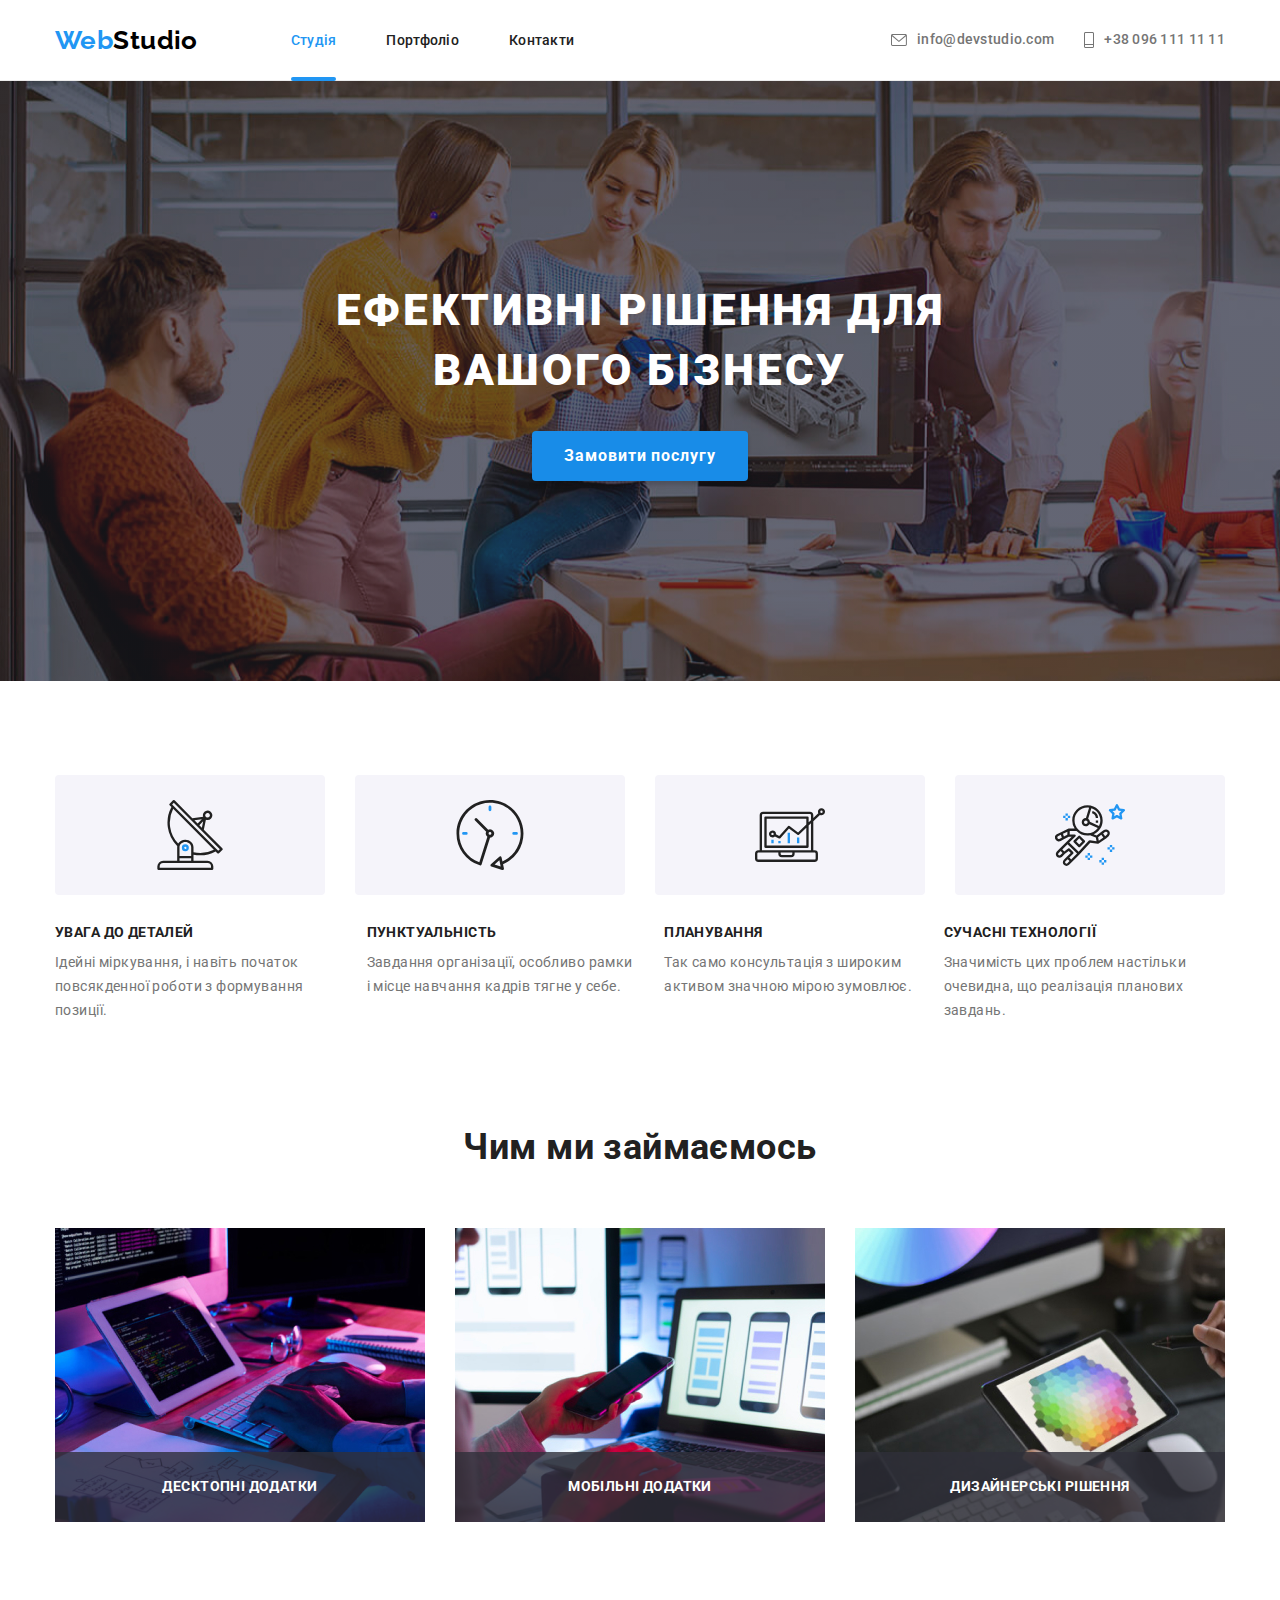
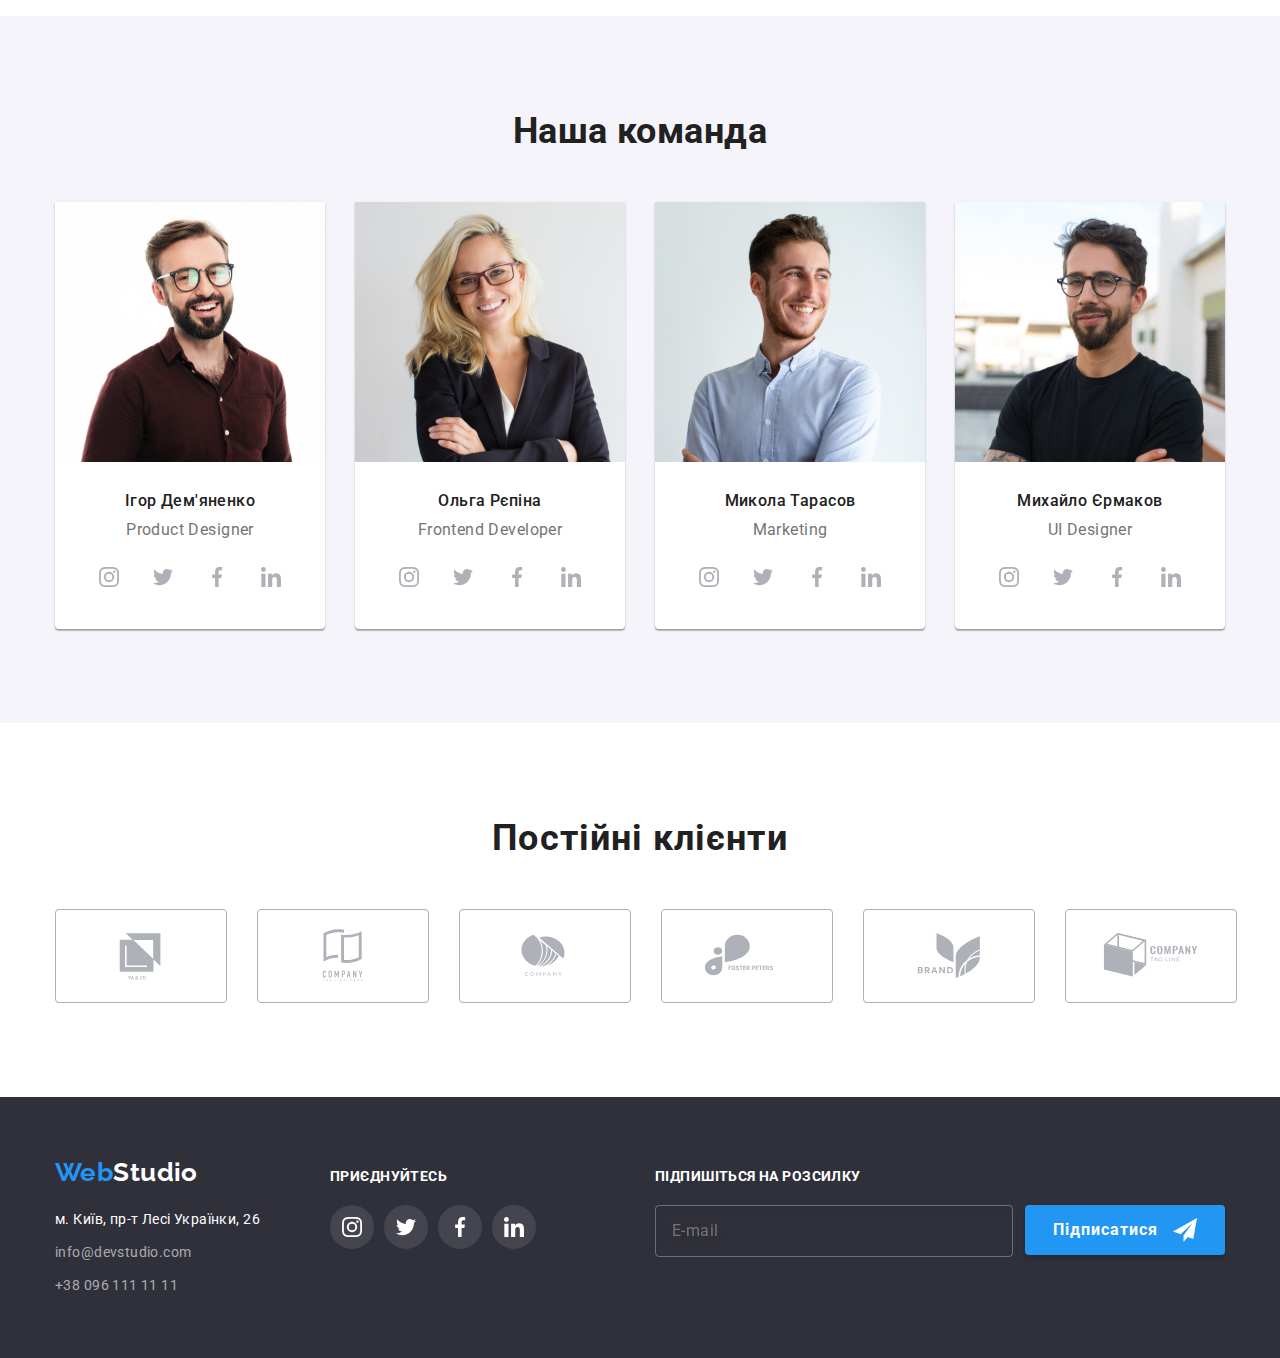
<file: index.html>
<!DOCTYPE html>
<html lang="uk">
  <head>
    <meta charset="utf-8" />
    <meta name="viewport" content="width=device-width, initial-scale=1.0" />
    <link rel="preconnect" href="https://fonts.googleapis.com" />
    <link rel="preconnect" href="https://fonts.gstatic.com" crossorigin />
    <link
      href="https://fonts.googleapis.com/css2?family=Raleway:wght@700&family=Roboto:wght@400;500;700;900&display=swap"
      rel="stylesheet"
    />
    <link
      rel="stylesheet"
      href="https://cdn.jsdelivr.net/npm/modern-normalize@1.1.0/modern-normalize.min.css"
    />
    <link rel="stylesheet" href="./css/main.min.css" />
    <title>Webstudio</title>
  </head>

  <body>
    <header class="header">
      <div class="header__div container">
        <nav class="header__navigation">
          <a class="header__logo-web" href="./index.html">Web<span>Studio</span></a>
          <ul class="header__navigation_list">
            <li class="navigation__list_item">
              <a class="navigation__list_link current" href="#">Студія</a>
            </li>
            <li class="navigation__list_item">
              <a class="navigation__list_link" href="./portfolio.html">Портфоліо</a>
            </li>
            <li class="navigation__list_item">
              <a class="navigation__list_link" href="#">Контакти</a>
            </li>
          </ul>
        </nav>

        <ul class="header__contactlist">
          <li class="header__contactlist_item">
            <a href="mailto:info@devstudio.com" class="contact-link">
              <svg class="contact-link_envelope">
                <use href="./img/sprite.svg#icon-envelope"></use></svg
              >info@devstudio.com</a
            >
          </li>

          <li class="header__contactlist_item">
            <a href="tel:+380961111111" class="contact-link">
              <svg class="contact-link_smartphone">
                <use href="./img/sprite.svg#icon-smartphone"></use></svg
              >+38 096 111 11 11</a
            >
          </li>
        </ul>
      </div>
    </header>

    <main>
      <section class="hero hero-image">
        <div class="container">
          <h1 class="solutions-main-caption">Ефективні рішення для вашого бізнесу</h1>
          <button class="modal-button" type="submit" data-modal-open>Замовити послугу</button>
        </div>
      </section>

      <section class="section">
        <div class="container">
          <h2 class="benefits-caption">Наші переваги</h2>
          <div class="ben-vect">
            <ul class="benefits-vectors">
              <li class="vector-item">
                <svg class="item">
                  <use href="./img/sprite.svg#icon-antenna"></use>
                </svg>
              </li>

              <li class="vector-item">
                <svg class="item">
                  <use href="./img/sprite.svg#icon-clock"></use>
                </svg>
              </li>

              <li class="vector-item">
                <svg class="item">
                  <use href="./img/sprite.svg#icon-diagram"></use>
                </svg>
              </li>

              <li class="vector-item">
                <svg class="item">
                  <use href="./img/sprite.svg#icon-astronaut"></use>
                </svg>
              </li>
            </ul>
          </div>

          <ul class="benefits-list">
            <li class="benefits-points">
              <h3 class="benefits">УВАГА ДО ДЕТАЛЕЙ</h3>
              <p class="benefits-description">
                Ідейні міркування, і навіть початок повсякденної роботи з формування позиції.
              </p>
            </li>

            <li class="benefits-points">
              <h3 class="benefits">ПУНКТУАЛЬНІСТЬ</h3>
              <p class="benefits-description">
                Завдання організації, особливо рамки і місце навчання кадрів тягне у себе.
              </p>
            </li>
            <li class="benefits-points">
              <h3 class="benefits">ПЛАНУВАННЯ</h3>
              <p class="benefits-description">
                Так само консультація з широким активом значною мірою зумовлює.
              </p>
            </li>
            <li class="benefits-points">
              <h3 class="benefits">СУЧАСНІ ТЕХНОЛОГІЇ</h3>
              <p class="benefits-description">
                Значимість цих проблем настільки очевидна, що реалізація планових завдань.
              </p>
            </li>
          </ul>
        </div>
      </section>

      <section class="activites section">
        <div class="container">
          <h2 class="activities-caption">Чим ми займаємось</h2>
          <ul class="activities-list">
            <li class="activities-points">
              <img src="./img/img1.jpg" alt="hands on keyboard" width="370" height="294" />
              <div class="ov-activ-parent">
                <p class="overlay-activities">Десктопні додатки</p>
              </div>
            </li>
            <li class="activities-points">
              <img src="./img/img2.jpg" alt="smartphone" width="370" height="294" />
              <div class="ov-activ-parent">
                <p class="overlay-activities">Мобільні додатки</p>
              </div>
            </li>
            <li class="activities-points">
              <img src="./img/img3.jpg" alt="tablet" width="370" height="294" />
              <div class="ov-activ-parent">
                <p class="overlay-activities">Дизайнерські рішення</p>
              </div>
            </li>
          </ul>
        </div>
      </section>

      <section class="team section">
        <div class="container">
          <h2 class="team__main-caption">Наша команда</h2>
          <ul class="team__list">
            <li class="team__list_members">
              <img src="./img/Demyanenko-1.jpg" alt="Demyanenko" width="270" height="260" />
              <div class="team__layout">
                <h3 class="team__item">Ігор Дем'яненко</h3>
                <p class="team__item_position">Product Designer</p>

                <ul class="team__social-list">
                  <li>
                    <a href="" class="social-list_link">
                      <svg class="social-list_icon" lang="en">
                        <use href="./img/sprite.svg#icon-instagram"></use>
                      </svg>
                    </a>
                  </li>

                  <li>
                    <a href="" class="social-list_link">
                      <svg class="social-list_icon" lang="en">
                        <use href="./img/sprite.svg#icon-twitter"></use>
                      </svg>
                    </a>
                  </li>

                  <li>
                    <a href="" class="social-list_link">
                      <svg class="social-list_icon" lang="en">
                        <use href="./img/sprite.svg#icon-facebook"></use>
                      </svg>
                    </a>
                  </li>

                  <li>
                    <a href="" class="social-list_link">
                      <svg class="social-list_icon" lang="en">
                        <use href="./img/sprite.svg#icon-linkedin"></use>
                      </svg>
                    </a>
                  </li>
                </ul>
              </div>
            </li>

            <li class="team__list_members">
              <img src="./img/Repina-2.jpg" alt="Repina" width="270" height="260" />
              <div class="team__layout">
                <h3 class="team__item">Ольга Рєпіна</h3>
                <p class="team__item_position">Frontend Developer</p>

                <ul class="team__social-list">
                  <li>
                    <a href="" class="social-list_link">
                      <svg class="social-list_icon" lang="en">
                        <use href="./img/sprite.svg#icon-instagram"></use>
                      </svg>
                    </a>
                  </li>

                  <li>
                    <a href="" class="social-list_link">
                      <svg class="social-list_icon" lang="en">
                        <use href="./img/sprite.svg#icon-twitter"></use>
                      </svg>
                    </a>
                  </li>

                  <li>
                    <a href="" class="social-list_link">
                      <svg class="social-list_icon" lang="en">
                        <use href="./img/sprite.svg#icon-facebook"></use>
                      </svg>
                    </a>
                  </li>

                  <li>
                    <a href="" class="social-list_link">
                      <svg class="social-list_icon" lang="en">
                        <use href="./img/sprite.svg#icon-linkedin"></use>
                      </svg>
                    </a>
                  </li>
                </ul>
              </div>
            </li>

            <li class="team__list_members">
              <img src="./img/Tarasov-3.jpg" alt="Tarasov" width="270" height="260" />
              <div class="team__layout">
                <h3 class="team__item">Микола Тарасов</h3>
                <p class="team__item_position">Marketing</p>

                <ul class="team__social-list">
                  <li>
                    <a href="" class="social-list_link">
                      <svg class="social-list_icon" lang="en">
                        <use href="./img/sprite.svg#icon-instagram"></use>
                      </svg>
                    </a>
                  </li>

                  <li>
                    <a href="" class="social-list_link">
                      <svg class="social-list_icon" lang="en">
                        <use href="./img/sprite.svg#icon-twitter"></use>
                      </svg>
                    </a>
                  </li>

                  <li>
                    <a href="" class="social-list_link">
                      <svg class="social-list_icon" lang="en">
                        <use href="./img/sprite.svg#icon-facebook"></use>
                      </svg>
                    </a>
                  </li>

                  <li>
                    <a href="" class="social-list_link">
                      <svg class="social-list_icon" lang="en">
                        <use href="./img/sprite.svg#icon-linkedin"></use>
                      </svg>
                    </a>
                  </li>
                </ul>
              </div>
            </li>

            <li class="team__list_members">
              <img src="./img/Yermakov-4.jpg" alt="Yermakov" width="270" height="260" />
              <div class="team__layout">
                <h3 class="team__item">Михайло Єрмаков</h3>
                <p class="team__item_position">UI Designer</p>

                <ul class="team__social-list">
                  <li>
                    <a href="" class="social-list_link">
                      <svg class="social-list_icon" lang="en">
                        <use href="./img/sprite.svg#icon-instagram"></use>
                      </svg>
                    </a>
                  </li>

                  <li>
                    <a href="" class="social-list_link">
                      <svg class="social-list_icon" lang="en">
                        <use href="./img/sprite.svg#icon-twitter"></use>
                      </svg>
                    </a>
                  </li>

                  <li>
                    <a href="" class="social-list_link">
                      <svg class="social-list_icon" lang="en">
                        <use href="./img/sprite.svg#icon-facebook"></use>
                      </svg>
                    </a>
                  </li>

                  <li>
                    <a href="" class="social-list_link">
                      <svg class="social-list_icon" lang="en">
                        <use href="./img/sprite.svg#icon-linkedin"></use>
                      </svg>
                    </a>
                  </li>
                </ul>
              </div>
            </li>
          </ul>
        </div>
      </section>

      <section class="section">
        <div class="container">
          <h2 class="regular-customer">Постійні клієнти</h2>
          <div class="cust-vect">
            <ul class="customer-list">
              <li class="customer-item">
                <a href="" class="customer-link">
                  <svg class="each-item">
                    <use href="./img/sprite.svg#icon-ya-co"></use>
                  </svg>
                </a>
              </li>

              <li class="customer-item">
                <a href="" class="customer-link">
                  <svg class="each-item">
                    <use href="./img/sprite.svg#icon-tagline-here"></use>
                  </svg>
                </a>
              </li>

              <li class="customer-item">
                <a href="" class="customer-link">
                  <svg class="each-item">
                    <use href="./img/sprite.svg#icon-company"></use>
                  </svg>
                </a>
              </li>

              <li class="customer-item">
                <a href="" class="customer-link">
                  <svg class="each-item">
                    <use href="./img/sprite.svg#icon-foster-peters"></use>
                  </svg>
                </a>
              </li>

              <li class="customer-item">
                <a href="" class="customer-link">
                  <svg class="each-item">
                    <use href="./img/sprite.svg#icon-brand"></use>
                  </svg>
                </a>
              </li>

              <li class="customer-item">
                <a href="" class="customer-link">
                  <svg class="each-item">
                    <use href="./img/sprite.svg#icon-tl"></use>
                  </svg>
                </a>
              </li>
            </ul>
          </div>
        </div>
      </section>
    </main>

    <footer class="background-footer">
      <div class="container all-footer-positions">
        <div class="left-side-footer">
          <address>
            <ul>
              <li class="for-logo">
                <a class="logo-web-footer" href="./index.html"
                  >Web<span class="logo-studio-footer">Studio</span></a
                >
              </li>

              <li class="flex-for-address">
                <a
                  href="https://goo.gl/maps/PK4acPdhrwXjEn6c6"
                  target="_blank"
                  rel="noreferrer noopener nofollow"
                  class="footer-address"
                  >м. Київ, пр-т Лесі Українки, 26</a
                >
              </li>
              <li class="flex-for-address">
                <a href="mailto:info@devstudio.com" class="footer-mail-tel">info@devstudio.com</a>
              </li>

              <li class="flex-for-address">
                <a href="tel:+380961111111" class="footer-mail-tel">+38 096 111 11 11</a>
              </li>
            </ul>
          </address>
        </div>

        <div>
          <p class="connection">Приєднуйтесь</p>
          <ul class="footer-social-list">
            <li class="footer-social-list-item">
              <a href="" class="footer-social-list-link">
                <svg class="footer-social-list-icon">
                  <use href="./img/sprite.svg#icon-instagram"></use>
                </svg>
              </a>
            </li>

            <li class="footer-social-list-item">
              <a href="" class="footer-social-list-link">
                <svg class="footer-social-list-icon">
                  <use href="./img/sprite.svg#icon-twitter"></use>
                </svg>
              </a>
            </li>

            <li class="footer-social-list-item">
              <a href="" class="footer-social-list-link">
                <svg class="footer-social-list-icon">
                  <use href="./img/sprite.svg#icon-facebook"></use>
                </svg>
              </a>
            </li>

            <li class="footer-social-list-item">
              <a href="" class="footer-social-list-link">
                <svg class="footer-social-list-icon">
                  <use href="./img/sprite.svg#icon-linkedin"></use>
                </svg>
              </a>
            </li>
          </ul>
        </div>

        <div class="footer-sign-up">
          <p class="sign-up">Підпишіться на розсилку</p>
          <form class="footer-form">
            <label class="footer-form-field">
              <input
                class="input-styles"
                type="email"
                name="user_email"
                placeholder="E-mail"
                pattern="([A-z0-9_.-]{1,})@([A-z0-9_.-]{1,}).([A-z]{2,8})"
              />
            </label>
            <button type="submit" class="sign-up-btn">
              <span class="sign-up-text">Підписатися</span>
              <svg class="sign-up-icon">
                <use href="./img/sprite.svg#icon-send"></use>
              </svg>
            </button>
          </form>
        </div>
      </div>
    </footer>

    <div class="backdrop is-hidden" data-modal>
      <div class="modal">
        <button type="button" class="modal-close-button" data-modal-close>
          <svg class="modal-close-icon">
            <use href="./img/sprite.svg#icon-close"></use>
          </svg>
        </button>

        <p class="modal-form-title">Залиште свої дані, ми вам передзвонимо</p>

        <form class="modal-form">
          <label class="modal-form-field">
            <span class="modal-item">Ім'я</span>
            <span class="modal-form-input-wrapper">
              <input
                type="text"
                class="modal-form-input"
                required
                pattern="[a-zA-Zа-яА-ЯіІїЇ'`]+"
                name="user_name"
              />
              <svg class="svg-modal-icon">
                <use href="./img/sprite.svg#icon-human"></use>
              </svg>
            </span>
          </label>

          <label class="modal-form-field">
            <span class="modal-item">Телефон</span>
            <span class="modal-form-input-wrapper">
              <input
                type="tel"
                class="modal-form-input"
                required
                pattern="[0-9]{3}-[0-9]{3}-[0-9]{2}-[0-9]{2}"
                title="xxx-xxx-xx-xx"
                name="user_phone"
              />
              <svg class="svg-modal-icon">
                <use href="./img/sprite.svg#icon-phone"></use>
              </svg>
            </span>
          </label>

          <label class="modal-form-field">
            <span class="modal-item">Пошта</span>
            <span class="modal-form-input-wrapper">
              <input
                type="email"
                class="modal-form-input"
                required
                pattern="([A-z0-9_.-]{1,})@([A-z0-9_.-]{1,}).([A-z]{2,8})"
                name="user_email"
              />
              <svg class="svg-modal-icon">
                <use href="./img/sprite.svg#icon-envelope-2"></use>
              </svg>
            </span>
          </label>

          <label class="modal-form-field">
            <span class="modal-form-field-desc">Коментар</span>
            <textarea
              name="user_message"
              class="modal-form-message"
              placeholder="Введіть текст"
            ></textarea>
          </label>

          <label class="modal-form-check-field">
            <input type="checkbox" class="modal-form-check" name="user_policy" required />
            <svg class="modal-form-own-checkbox">
              <use
                class="modal-form-own-checkbox-icon"
                href="./img/sprite.svg#icon-vector-check"
              ></use></svg
            >Погоджуюся з розсилкою та приймаю&nbsp;<a class="conditions-link" href=""
              >Умови договору</a
            >
          </label>

          <button type="submit" class="modal-send-btn">
            <span class="modal-send-text">Відправити</span>
          </button>
        </form>
      </div>
    </div>
    <script src="./js/modal.js"></script>
  </body>
</html>
</file>
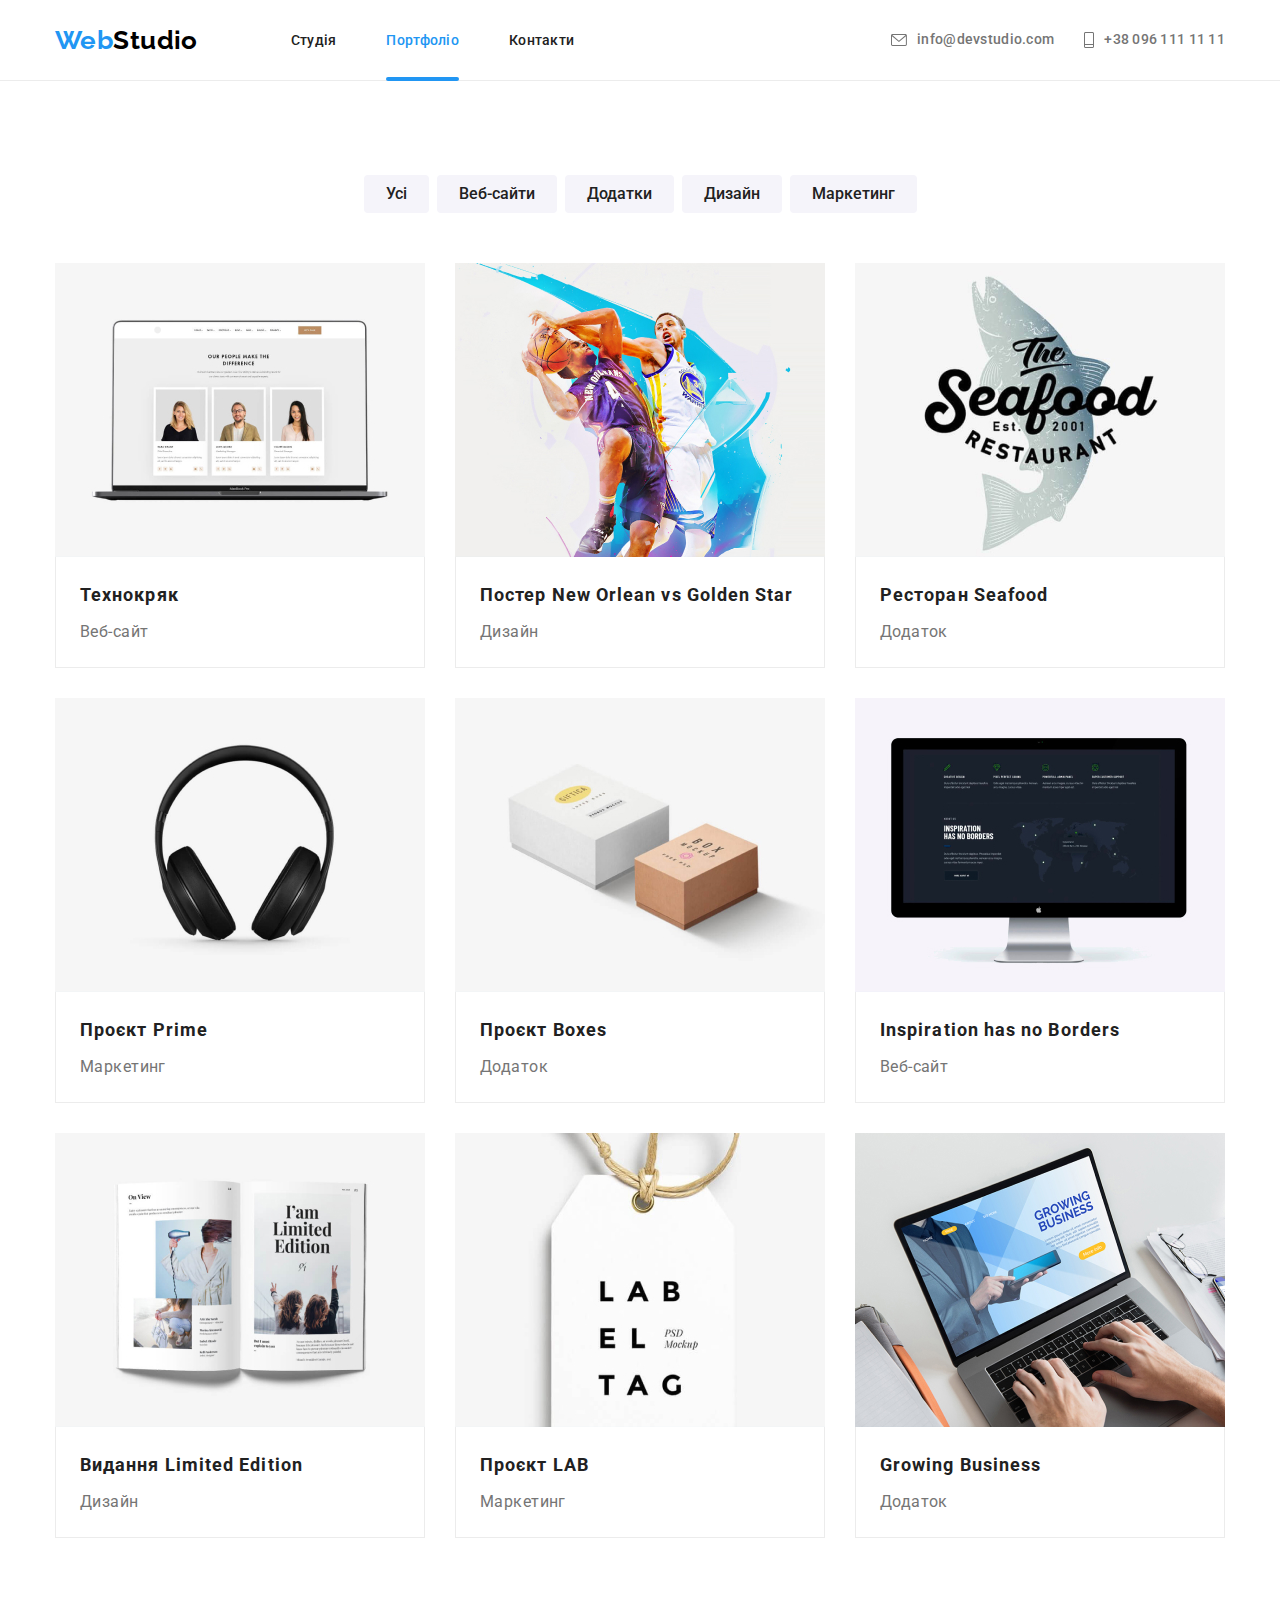
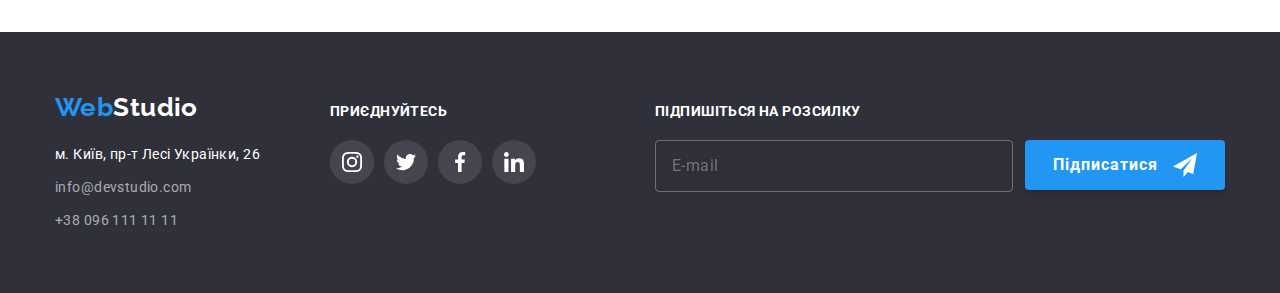
<file: portfolio.html>
<!DOCTYPE html>
<html lang="uk">
  <head>
    <meta charset="UTF-8" />
    <meta http-equiv="X-UA-Compatible" content="IE=edge" />
    <meta name="viewport" content="width=device-width, initial-scale=1.0" />
    <link rel="preconnect" href="https://fonts.googleapis.com" />
    <link rel="preconnect" href="https://fonts.gstatic.com" crossorigin />
    <link
      href="https://fonts.googleapis.com/css2?family=Raleway:wght@700&family=Roboto:wght@400;500;700;900&display=swap"
      rel="stylesheet"
    />
    <link
      rel="stylesheet"
      href="https://cdn.jsdelivr.net/npm/modern-normalize@1.1.0/modern-normalize.min.css"
    />
    <link rel="stylesheet" href="./css/main.min.css" />
    <title>Portfolio</title>
  </head>

  <body>
    <header class="header">
      <div class="header__div container">
        <nav class="header__navigation">
          <a class="header__logo-web" href="./index.html">Web<span>Studio</span></a>
          <ul class="header__navigation_list">
            <li class="navigation__list_item">
              <a class="navigation__list_link" href="index.html">Студія</a>
            </li>
            <li class="navigation__list_item">
              <a class="navigation__list_link current" href="#">Портфоліо</a>
            </li>
            <li class="navigation__list_item">
              <a class="navigation__list_link" href="#">Контакти</a>
            </li>
          </ul>
        </nav>

        <ul class="header__contactlist">
          <li class="header__contactlist_item">
            <a href="mailto:info@devstudio.com" class="contact-link">
              <svg class="contact-link_envelope">
                <use href="./img/sprite.svg#icon-envelope"></use></svg
              >info@devstudio.com</a
            >
          </li>

          <li class="header__contactlist_item">
            <a href="tel:+380961111111" class="contact-link">
              <svg class="contact-link_smartphone">
                <use href="./img/sprite.svg#icon-smartphone"></use></svg
              >+38 096 111 11 11</a
            >
          </li>
        </ul>
      </div>
    </header>

    <main>
      <section class="section">
        <div class="container">
          <h1 class="our-projects">Наші проекти</h1>
          <div>
            <ul class="flex-for-all-buttons">
              <li class="button-list">
                <button type="button" class="all-buttons">Усі</button>
                <button type="button" class="all-buttons">Веб-сайти</button>
                <button type="button" class="all-buttons">Додатки</button>
                <button type="button" class="all-buttons">Дизайн</button>
                <button type="button" class="all-buttons">Маркетинг</button>
              </li>
            </ul>
          </div>

          <ul class="projects flex-for-projects">
            <li class="projects-list">
              <a href="#" class="projects-link">
                <div class="overlay-for-elements">
                  <img src="./img/technokryak.jpg" alt="laptop" height="294" width="370" />
                  <p class="overlay-projects">
                    Ресурс пропонує комплексні пропозиції з різним рівнем функціоналу та сервісів.
                    Все це дозволить відвідувачу отримати вичерпні відомості про компанію чи
                    приватну особу.
                  </p>
                </div>

                <div class="borders-for-projects">
                  <h2 class="projects-caption">Технокряк</h2>
                  <p class="projects-desc">Веб-сайт</p>
                </div>
              </a>
            </li>

            <li class="projects-list">
              <a href="#" class="projects-link">
                <div class="overlay-for-elements">
                  <img src="./img/basketball.jpg" alt="new orleans" height="294" width="370" />
                  <p class="overlay-projects">
                    Ресурс пропонує комплексні пропозиції з різним рівнем функціоналу та сервісів.
                    Все це дозволить відвідувачу отримати вичерпні відомості про компанію чи
                    приватну особу.
                  </p>
                </div>
                <div class="borders-for-projects">
                  <h2 class="projects-caption">Постер New Orlean vs Golden Star</h2>
                  <p class="projects-desc">Дизайн</p>
                </div>
              </a>
            </li>

            <li class="projects-list">
              <a href="#" class="projects-link">
                <div class="overlay-for-elements">
                  <img src="./img/restaurant.jpg" alt="the Seafood" height="294" width="370" />
                  <p class="overlay-projects">
                    Ресурс пропонує комплексні пропозиції з різним рівнем функціоналу та сервісів.
                    Все це дозволить відвідувачу отримати вичерпні відомості про компанію чи
                    приватну особу.
                  </p>
                </div>
                <div class="borders-for-projects">
                  <h2 class="projects-caption">Ресторан Seafood</h2>
                  <p class="projects-desc">Додаток</p>
                </div>
              </a>
            </li>

            <li class="projects-list">
              <a href="#" class="projects-link">
                <div class="overlay-for-elements">
                  <img src="./img/headphones.jpg" alt="Prime project" height="294" width="370" />
                  <p class="overlay-projects">
                    Ресурс пропонує комплексні пропозиції з різним рівнем функціоналу та сервісів.
                    Все це дозволить відвідувачу отримати вичерпні відомості про компанію чи
                    приватну особу.
                  </p>
                </div>
                <div class="borders-for-projects">
                  <h2 class="projects-caption">Проєкт Prime</h2>
                  <p class="projects-desc">Маркетинг</p>
                </div>
              </a>
            </li>

            <li class="projects-list">
              <a href="#" class="projects-link">
                <div class="overlay-for-elements">
                  <img src="./img/boxes.jpg" alt="two boxes" height="294" width="370" />
                  <p class="overlay-projects">
                    Ресурс пропонує комплексні пропозиції з різним рівнем функціоналу та сервісів.
                    Все це дозволить відвідувачу отримати вичерпні відомості про компанію чи
                    приватну особу.
                  </p>
                </div>
                <div class="borders-for-projects">
                  <h2 class="projects-caption">Проєкт Boxes</h2>
                  <p class="projects-desc">Додаток</p>
                </div>
              </a>
            </li>

            <li class="projects-list">
              <a href="#" class="projects-link">
                <div class="overlay-for-elements">
                  <img src="./img/display.jpg" alt="monitor" height="294" width="370" />
                  <p class="overlay-projects">
                    Ресурс пропонує комплексні пропозиції з різним рівнем функціоналу та сервісів.
                    Все це дозволить відвідувачу отримати вичерпні відомості про компанію чи
                    приватну особу.
                  </p>
                </div>
                <div class="borders-for-projects">
                  <h2 class="projects-caption">Inspiration has no Borders</h2>
                  <p class="projects-desc">Веб-сайт</p>
                </div>
              </a>
            </li>

            <li class="projects-list">
              <a href="#" class="projects-link">
                <div class="overlay-for-elements">
                  <img src="./img/book.jpg" alt="book with letters" />
                  <p class="overlay-projects">
                    Ресурс пропонує комплексні пропозиції з різним рівнем функціоналу та сервісів.
                    Все це дозволить відвідувачу отримати вичерпні відомості про компанію чи
                    приватну особу.
                  </p>
                </div>
                <div class="borders-for-projects">
                  <h2 class="projects-caption">Видання Limited Edition</h2>
                  <p class="projects-desc">Дизайн</p>
                </div>
              </a>
            </li>

            <li class="projects-list">
              <a href="#" class="projects-link">
                <div class="overlay-for-elements">
                  <img src="./img/label.jpg" alt="labeltag" />
                  <p class="overlay-projects">
                    Ресурс пропонує комплексні пропозиції з різним рівнем функціоналу та сервісів.
                    Все це дозволить відвідувачу отримати вичерпні відомості про компанію чи
                    приватну особу.
                  </p>
                </div>
                <div class="borders-for-projects">
                  <h2 class="projects-caption">Проєкт LAB</h2>
                  <p class="projects-desc">Маркетинг</p>
                </div>
              </a>
            </li>

            <li class="projects-list">
              <a href="#" class="projects-link">
                <div class="overlay-for-elements">
                  <img src="./img/hands.jpg" alt="hands on laptop`s keyboard" />
                  <p class="overlay-projects">
                    Ресурс пропонує комплексні пропозиції з різним рівнем функціоналу та сервісів.
                    Все це дозволить відвідувачу отримати вичерпні відомості про компанію чи
                    приватну особу.
                  </p>
                </div>
                <div class="borders-for-projects">
                  <h2 class="projects-caption">Growing Business</h2>
                  <p class="projects-desc">Додаток</p>
                </div>
              </a>
            </li>
          </ul>
        </div>
      </section>
    </main>

    <footer class="background-footer">
      <div class="container all-footer-positions">
        <div class="left-side-footer">
          <address>
            <ul>
              <li class="for-logo">
                <a class="logo-web-footer" href="./index.html"
                  >Web<span class="logo-studio-footer">Studio</span></a
                >
              </li>

              <li class="flex-for-address">
                <a
                  href="https://goo.gl/maps/PK4acPdhrwXjEn6c6"
                  target="_blank"
                  rel="noreferrer noopener nofollow"
                  class="footer-address"
                  >м. Київ, пр-т Лесі Українки, 26</a
                >
              </li>
              <li class="flex-for-address">
                <a href="mailto:info@devstudio.com" class="footer-mail-tel">info@devstudio.com</a>
              </li>

              <li class="flex-for-address">
                <a href="tel:+380961111111" class="footer-mail-tel">+38 096 111 11 11</a>
              </li>
            </ul>
          </address>
        </div>

        <div>
          <p class="connection">Приєднуйтесь</p>
          <ul class="footer-social-list">
            <li class="footer-social-list-item">
              <a href="" class="footer-social-list-link">
                <svg class="footer-social-list-icon">
                  <use href="./img/sprite.svg#icon-instagram"></use>
                </svg>
              </a>
            </li>

            <li class="footer-social-list-item">
              <a href="" class="footer-social-list-link">
                <svg class="footer-social-list-icon">
                  <use href="./img/sprite.svg#icon-twitter"></use>
                </svg>
              </a>
            </li>

            <li class="footer-social-list-item">
              <a href="" class="footer-social-list-link">
                <svg class="footer-social-list-icon">
                  <use href="./img/sprite.svg#icon-facebook"></use>
                </svg>
              </a>
            </li>

            <li class="footer-social-list-item">
              <a href="" class="footer-social-list-link">
                <svg class="footer-social-list-icon">
                  <use href="./img/sprite.svg#icon-linkedin"></use>
                </svg>
              </a>
            </li>
          </ul>
        </div>

        <div class="footer-sign-up">
          <p class="sign-up">Підпишіться на розсилку</p>
          <form class="footer-form">
            <label class="footer-form-field">
              <input
                class="input-styles"
                type="email"
                name="user_email"
                placeholder="E-mail"
                pattern="([A-z0-9_.-]{1,})@([A-z0-9_.-]{1,}).([A-z]{2,8})"
              />
            </label>
            <button type="submit" class="sign-up-btn">
              <span class="sign-up-text">Підписатися</span>
              <svg class="sign-up-icon">
                <use href="./img/sprite.svg#icon-send"></use>
              </svg>
            </button>
          </form>
        </div>
      </div>
    </footer>
  </body>
</html>
</file>
<file: css/main.min.css>
:root{--accent-color: rgba(33, 150, 243, 1);--background: rgba(47, 48, 58, 1);--white: #ffffff;--transparent: rgba(255, 255, 255, 0.6);--grey: #757575;--white-not-transparent: rgba(255, 255, 255, 1);--blue: #2196F3;--black: rgba(0, 0, 0, 1);--blue-for-modal-button: #188CE8;--white-for-background-buttons: rgba(245, 244, 250, 1);--background-for-section-team: #F5F4FA;--black-for-projects: #212121;--black-transparent: rgba(33, 33, 33, 0.2);--another-grey: #AFB1B8;--transition-duration-function: 250ms cubic-bezier(0.4, 0, 0.2, 1)}h1,h2,h3,p{margin:0;padding:0}li{list-style:none}img{display:block;max-width:100%;height:auto}button{font-family:inherit;font-size:inherit;cursor:pointer}body{font-family:"Roboto","Raleway",sans-serif;color:#212121;font-size:14px;letter-spacing:.03em;background-color:#fff}ul,ol{margin:0;padding:0;list-style:none}.section{padding-top:94px;padding-bottom:94px}.container{width:1200px;padding-left:15px;padding-right:15px;margin-left:auto;margin-right:auto}.modal-button{align-items:center;text-align:center;letter-spacing:.06em;font-weight:700;font-size:16px;line-height:1.88;color:var(--white);background-color:var(--blue-for-modal-button);cursor:pointer;border:0px;box-shadow:0px 4px 4px rgba(0,0,0,.15);border-radius:4px;padding:10px 32px}.modal-button:hover,.modal-button:focus{background-color:var(--blue-for-modal-button)}.benefits-description{line-height:1.71;color:var(--grey)}.team__item_position{margin-bottom:16px;font-size:16px;line-height:1.18;text-align:center;color:var(--grey)}.overlay-activities{position:absolute;display:flex;justify-content:center;align-items:center;background:rgba(47,48,58,.8);width:100%;height:70px;right:0;bottom:0;font-style:normal;font-family:"Roboto","Raleway",sans-serif;font-weight:700;font-size:14px;line-height:1.14;letter-spacing:.03em;text-transform:uppercase;color:#fff}.solutions-main-caption{width:696px;justify-content:center;align-items:center;margin-left:auto;margin-right:auto;margin-bottom:30px;margin-top:auto;font-weight:900;font-size:44px;line-height:1.36;text-align:center;letter-spacing:.06em;text-transform:uppercase;color:var(--white)}.benefits-caption{display:flex;justify-content:center;margin-bottom:50px;position:absolute;width:1px;height:1px;margin:-1px;border:0;padding:0;white-space:nowrap;clip-path:inset(100%);clip:rect(0 0 0 0);overflow:hidden}.benefits-list{display:flex;justify-content:center;align-items:flex-start}.benefits{margin-bottom:10px;justify-content:center;font-weight:700;font-size:14px;line-height:1.14;text-transform:uppercase;color:inherit}.benefits-points:not(:last-child){margin-right:30px}.activities-caption{padding-top:0;margin-bottom:50px;font-weight:700;font-size:36px;line-height:1.71;text-align:center;color:inherit}.team__main-caption{margin-bottom:50px;font-weight:700;font-size:36px;line-height:42px;text-align:center;color:inherit}.team__item{margin-bottom:10px;font-weight:500;font-size:16px;line-height:1.16;text-align:center;color:inherit}.team__social-list{display:flex;justify-content:center;align-items:center;column-gap:10px;margin-bottom:30px}.social-list_link{display:flex;align-items:center;justify-content:center;border-radius:50%;width:44px;height:44px;fill:var(--another-grey);transition:background-color var(--transition-duration-function)}.social-list_link:hover,.social-list_link:focus{background-color:var(--blue);fill:var(--white)}.social-list_icon{width:20px;height:20px;fill:inherit;transition:fill var(--transition-duration-function)}.ben-vect{display:flex;flex-basis:calc((100% - 90px)/4);gap:30px}.vector-item{display:flex;justify-content:center;align-items:center;width:270px;height:120px;margin-bottom:30px;background-color:#f5f4fa;border-radius:4px}.benefits-vectors{display:flex;justify-content:center;align-items:center;gap:30px}.item{display:block;width:70px;height:70px}.regular-customer{display:flex;justify-content:center;margin-bottom:50px;font-family:"Roboto","Raleway",sans-serif;font-style:normal;font-weight:700;font-size:36px;line-height:42px;text-align:center;letter-spacing:.03em;color:#212121}.cust-vect{display:flex;flex-basis:calc((100% - 150px)/6);gap:30px}.customer-list{display:flex;justify-content:center;align-items:center;gap:30px}.customer-link{display:flex;justify-content:center;align-items:center;width:170px;height:92px}.customer-link:hover .each-item,.customer-link:focus .each-item{fill:var(--blue);transition:var(--transition-duration-function)}.each-item{display:block;fill:var(--another-grey);width:106px;height:60px;position:absolute}.customer-item{border:1px solid var(--another-grey);border-radius:4px;fill:var(--another-grey);background-color:var(--white);transition:border var(--transition-duration-function)}.customer-item:hover,.customer-item:focus{border:1px solid var(--blue);border-radius:4px}.header__logo-web{display:flex;padding-top:24px;padding-bottom:24px;align-items:center;margin-right:93px;font-family:"Raleway",sans-serif;font-weight:700;font-size:26px;line-height:1.19;color:var(--blue);text-decoration:none}span{font-family:"Raleway",sans-serif;font-weight:700;font-size:26px;line-height:1.19;color:var(--black);text-decoration:none}.for-logo{margin-bottom:20px}.logo-web-footer{font-style:normal;align-items:center;font-family:"Raleway",sans-serif;font-weight:700;font-size:26px;line-height:1.19;color:var(--blue);text-decoration:none}.logo-studio-footer{margin-bottom:20px;font-family:"Raleway",sans-serif;font-weight:700;font-size:26px;line-height:1.19;color:var(--white-not-transparent);text-decoration:none}.header{border-bottom:1px solid #ececec;width:auto}.header__div{display:flex;align-items:center;height:80px}.navigation__list_item{position:relative}.navigation__list_item:not(:last-child){margin-right:50px;justify-content:center;align-items:center}.header__navigation{display:flex;justify-content:center;align-items:center;text-align:center}.header__navigation_list{display:flex;justify-content:center;align-items:center;text-align:center}.navigation__list_link{position:relative;padding-top:32px;padding-bottom:32px;align-items:center;font-weight:500;line-height:1.14;letter-spacing:.02em;color:inherit;text-decoration:none;transition:color var(--transition-duration-function)}.navigation__list_link:focus,.navigation__list_link:hover{color:var(--accent-color)}.current{color:var(--accent-color)}.current::after{position:absolute;display:block;width:100%;height:4px;left:0;bottom:-1px;content:"";border-radius:2px;background-color:var(--blue)}.header__contactlist{display:flex;margin-left:auto;gap:30px}.header__contactlist_item:not(:first-child){align-items:center;margin-left:auto}.contact-link{display:flex;align-items:center;margin-left:auto;font-weight:500;padding-top:32px;padding-bottom:32px;line-height:1.14;letter-spacing:.02em;color:var(--grey);text-decoration:none;transition:color var(--transition-duration-function)}.contact-link:hover,.contact-link:focus{color:var(--blue)}.contact-link_smartphone{width:10px;height:16px;margin-right:10px;fill:currentColor;transition:fill var(--transition-duration-function)}.contact-link_envelope{width:16px;height:12px;margin-right:10px;fill:currentColor;transition:fill var(--transition-duration-function)}.contact-link_envelope:hover .envelope,.contact-link_envelope:focus .envelope{fill:var(--blue)}.hero{text-align:center;max-width:1660px;margin-left:auto;margin-right:auto;color:var(--white-not-transparent);background-color:var(--background);padding:200px 0}.hero-image{background-image:linear-gradient(rgba(47, 48, 58, 0.4), rgba(47, 48, 58, 0.4)),url("../img/people-working.jpg");background-size:cover;max-width:1600px;margin-right:auto;margin-left:auto}.activites{padding-top:0}.activities-list{display:flex}.activities-points{flex-basis:calc((100% - 60px)/3)}.activities-points:not(:last-child){margin-right:30px}.ov-activ-parent{position:relative}.team{background:var(--background-for-section-team)}.team__list{display:flex;justify-content:center;align-items:center}.team__list_members{background-color:var(--white);flex-basis:calc((100% - 90px)/4);box-shadow:0px 1px 3px rgba(0,0,0,.12),0px 1px 1px rgba(0,0,0,.14),0px 2px 1px rgba(0,0,0,.2);border-radius:0px 0px 4px 4px}.team__list_members:not(:last-child){margin-right:30px}.team__layout{margin-top:30px;margin-left:auto;margin-right:auto}.backdrop{position:fixed;background-color:rgba(0,0,0,.2);width:100%;height:100%;left:0px;top:0px;z-index:100;transition:opacity 250ms cubic-bezier(0.4, 0, 0.2, 1),visibility 250ms cubic-bezier(0.4, 0, 0.2, 1);transform:scale(0.5) var(--transition-duration-function)}.backdrop.is-hidden{opacity:0;visibility:hidden;pointer-events:none}.modal{position:absolute;padding:40px;top:50%;left:50%;transform:translate(-50%, -50%);background-color:var(--white);width:528px;height:581px;box-shadow:0px 1px 3px rgba(0,0,0,.12),0px 1px 1px rgba(0,0,0,.14),0px 2px 1px rgba(0,0,0,.2);border-radius:4px}.modal-close-icon{width:11px;height:11px;fill:var(--black)}.modal-close-button{display:flex;align-items:center;justify-content:center;width:30px;height:30px;box-sizing:border-box;background-color:rgba(0,0,0,0);border:1px solid rgba(0,0,0,.1);border-radius:50%;padding:0;position:absolute;top:8px;right:8px}.modal-close-button:hover .modal-close-icon,.modal-close-button:focus .modal-close-icon{fill:var(--blue);transition:var(--transition-duration-function)}.modal-form-title{font-family:"Roboto","Raleway",sans-serif;font-style:normal;font-weight:700;font-size:20px;line-height:1.15;text-align:center;letter-spacing:.03em;color:var(--black-for-projects);margin-bottom:12px}.modal-form-input-wrapper{position:relative;display:block;font-family:"Roboto","Raleway",sans-serif;font-style:normal;font-weight:400;font-size:12px;line-height:1.16;letter-spacing:.01em;color:var(--grey)}.modal-form-input{width:100%;height:40px;border-radius:5px;border:1px solid var(--black-transparent);padding-left:42px}.modal-form-input:focus{outline:none;border-color:var(--accent-color);transition:var(--transition-duration-function)}.svg-modal-icon{position:absolute;display:block;top:50%;left:15px;transform:translateY(-50%);width:13px;height:13px;fill:#212121}.modal-form-input:focus+.svg-modal-icon{fill:var(--blue);transition:var(--transition-duration-function)}.modal-form{display:flex;flex-direction:column}.modal-form-field{display:block;margin-bottom:10px;font-family:"Roboto","Raleway",sans-serif;font-style:normal;font-weight:400;font-size:12px;line-height:1.16;letter-spacing:.01em;color:var(--grey)}.modal-item{display:block;margin-bottom:4px;font-family:"Roboto","Raleway",sans-serif;font-style:normal;font-weight:400;font-size:12px;line-height:1.16;letter-spacing:.01em;color:var(--grey)}.modal-form-field-desc{display:block;margin-bottom:4px;font-family:"Roboto","Raleway",sans-serif;font-style:normal;font-weight:400;font-size:12px;line-height:1.16;letter-spacing:.01em;color:var(--grey)}.modal-form-message{width:100%;height:120px;border-radius:5px;border:1px solid var(--black-transparent);padding:12px 16px;resize:none;transition:border-color var(--transition-duration-function)}.modal-form-message:focus{outline:none;border-color:var(--accent-color);transition:var(--transition-duration-function)}.modal-form-check-field{display:flex;align-items:center;justify-content:center;margin-bottom:30px;margin-top:auto;font-family:"Roboto","Raleway",sans-serif;font-style:normal;font-weight:400;font-size:14px;line-height:1.71;letter-spacing:.03em;color:var(--grey)}.conditions-link{font-family:"Roboto","Raleway",sans-serif;font-style:normal;font-weight:400;font-size:14px;line-height:1.71;letter-spacing:.03em;color:var(--blue)}.modal-form-own-checkbox{margin-right:7px;width:16px;height:15px;border:1px solid #303030;border-radius:3px;cursor:pointer}.modal-form-own-checkbox-icon{display:none}.modal-form-check{appearance:none;position:absolute}.modal-form-check:focus+.modal-form-own-checkbox{border:1px solid #2196f3;box-shadow:0 0 0 2px rgba(0,0,255,.5);border-radius:4px}.modal-form-check:checked+.modal-form-own-checkbox{background-color:var(--blue);transition:var(--transition-duration-function)}.modal-form-check:checked+.modal-form-own-checkbox .modal-form-own-checkbox-icon{display:block;fill:var(--white)}.modal-send-btn{align-items:center;text-align:center;letter-spacing:.06em;font-weight:700;font-size:16px;line-height:1.88;color:var(--white);background-color:var(--blue-for-modal-button);cursor:pointer;border:0px;box-shadow:0px 4px 4px rgba(0,0,0,.15);border-radius:4px;padding:10px 52px;margin-left:auto;margin-right:auto}.modal-send-btn:focus{background-color:var(--blue-for-modal-button)}.modal-send-text{color:var(--white);text-align:center;letter-spacing:.06em;font-family:"Roboto","Raleway",sans-serif;font-style:normal;font-weight:700;font-size:16px;line-height:1.88;padding-top:10px;padding-bottom:10px;align-self:center}.our-projects{justify-content:center;align-items:center;position:absolute;width:1px;height:1px;margin:-1px;border:0;padding:0;white-space:nowrap;clip-path:inset(100%);clip:rect(0 0 0 0);overflow:hidden}.button-list{display:flex;justify-content:center;margin-top:auto;align-items:center;margin-left:auto;margin-right:auto}.flex-for-all-buttons{padding-top:auto;margin-bottom:50px}.all-buttons{position:relative;padding:6px 22px;font-weight:500;font-size:16px;line-height:1.63;text-align:center;color:inherit;background-color:var(--white-for-background-buttons);cursor:pointer;border:0px;border-radius:4px}.all-buttons:hover,.all-buttons:focus{background-color:var(--accent-color);color:var(--white-not-transparent);box-shadow:0px 3px 1px rgba(0,0,0,.1),0px 1px 2px rgba(0,0,0,.08),0px 2px 2px rgba(0,0,0,.12);transition:background-color var(--transition-duration-function)}.all-buttons:not(:last-child){margin-right:8px}.overlay-projects{position:absolute;background-color:rgba(33,150,243,.9);padding:63px 24px;font-family:"Roboto","Raleway",sans-serif;font-style:normal;font-weight:400;font-size:18px;line-height:1.55;letter-spacing:.03em;color:#fff;top:0;left:0;height:100%;overflow:auto;transform:translateY(100%);transition:var(--transition-duration-function)}.projects-link{display:block;text-decoration:none}.projects-link:hover .overlay-projects,.projects-link:focus .overlay-projects{transform:translateY(0%)}.overlay-for-elements{position:relative;overflow:hidden}.flex-for-projects{display:flex;flex-wrap:wrap;gap:30px}.projects-list{background-color:var(--white-not-transparent);justify-content:center;align-items:center;flex-basis:calc((100% - 60px)/3)}.projects-list:hover,.projects-list:focus{box-shadow:0px 1px 1px rgba(0,0,0,.12),0px 4px 4px rgba(0,0,0,.06),1px 4px 6px rgba(0,0,0,.16)}.borders-for-projects{border-left:1px solid #ececec;border-right:1px solid #ececec;border-bottom:1px solid #ececec;padding-top:20px;padding-bottom:20px;padding-left:24px;padding-right:24px}.projects-caption{margin-bottom:4px;font-weight:700;font-size:18px;line-height:2;letter-spacing:.06em;color:var(--black-for-projects);text-decoration:none}.projects-desc{font-size:16px;line-height:1.88;color:var(--grey);text-decoration:none}.left-side-footer{margin-right:70px}.background-footer{display:flex;align-items:baseline;background:var(--background);padding-top:60px;padding-bottom:60px}.footer-address{margin-bottom:9px;font-style:normal;line-height:1.71;color:var(--white);text-decoration:none}.footer-mail-tel{font-style:normal;line-height:1.71;color:var(--transparent);text-decoration:none;margin-bottom:9px}.flex-for-address:not(:last-child){margin-bottom:9px;white-space:nowrap}.all-footer-positions{display:flex;align-items:baseline}.connection{display:flex;margin-bottom:20px;justify-content:flex-start;font-weight:700;font-style:normal;font-size:14px;line-height:1.14;letter-spacing:.03em;text-transform:uppercase;color:var(--white)}.footer-social-list{display:flex;justify-content:flex-start;align-items:baseline;column-gap:10px;border-radius:50%}.footer-social-list-item{display:flex;align-items:center;justify-content:center;margin-bottom:auto;border-radius:50%;background-color:rgba(255,255,255,.1);width:44px;height:44px}.footer-social-list-item:hover,.footer-social-list-item:focus{background-color:var(--blue);fill:var(--white);transition:var(--transition-duration-function)}.footer-social-list-link{display:flex;justify-content:center;align-items:center;width:44px;height:44px}.footer-social-list-icon{width:20px;height:20px;fill:var(--white)}.footer-sign-up{margin-left:auto}.sign-up{margin-bottom:20px;justify-content:flex-start;font-weight:700;font-style:normal;font-size:14px;line-height:1.14;letter-spacing:.03em;text-transform:uppercase;color:var(--white)}.footer-form{display:flex;flex-direction:row}.footer-form-field{display:flex;align-items:center;margin-right:12px}.input-styles{font-family:"Roboto","Raleway",sans-serif;background-color:rgba(0,0,0,0);width:358px;border:1px solid rgba(255,255,255,.3);filter:drop-shadow(0px 4px 4px rgba(0, 0, 0, 0.15));border-radius:4px;padding-top:15px;padding-bottom:15px;padding-left:16px;outline:none;font-style:normal;font-weight:400;font-size:16px;line-height:1.25;letter-spacing:.03em;color:var(--white)}.sign-up-btn{position:relative;width:200px;height:50px;background-color:var(--blue);box-shadow:0px 4px 4px rgba(0,0,0,.15);border:0;border-radius:4px;padding:0}.sign-up-text{position:absolute;display:block;color:var(--white);text-align:center;letter-spacing:.06em;font-family:"Roboto","Raleway",sans-serif;font-style:normal;font-weight:700;font-size:16px;line-height:1.88;margin:auto;left:28px;top:10px}.sign-up-icon{right:28px;top:13px;position:absolute;width:24px;height:24px;display:inline;margin:0 auto;fill:var(--white)}/*# sourceMappingURL=main.min.css.map */
</file>
